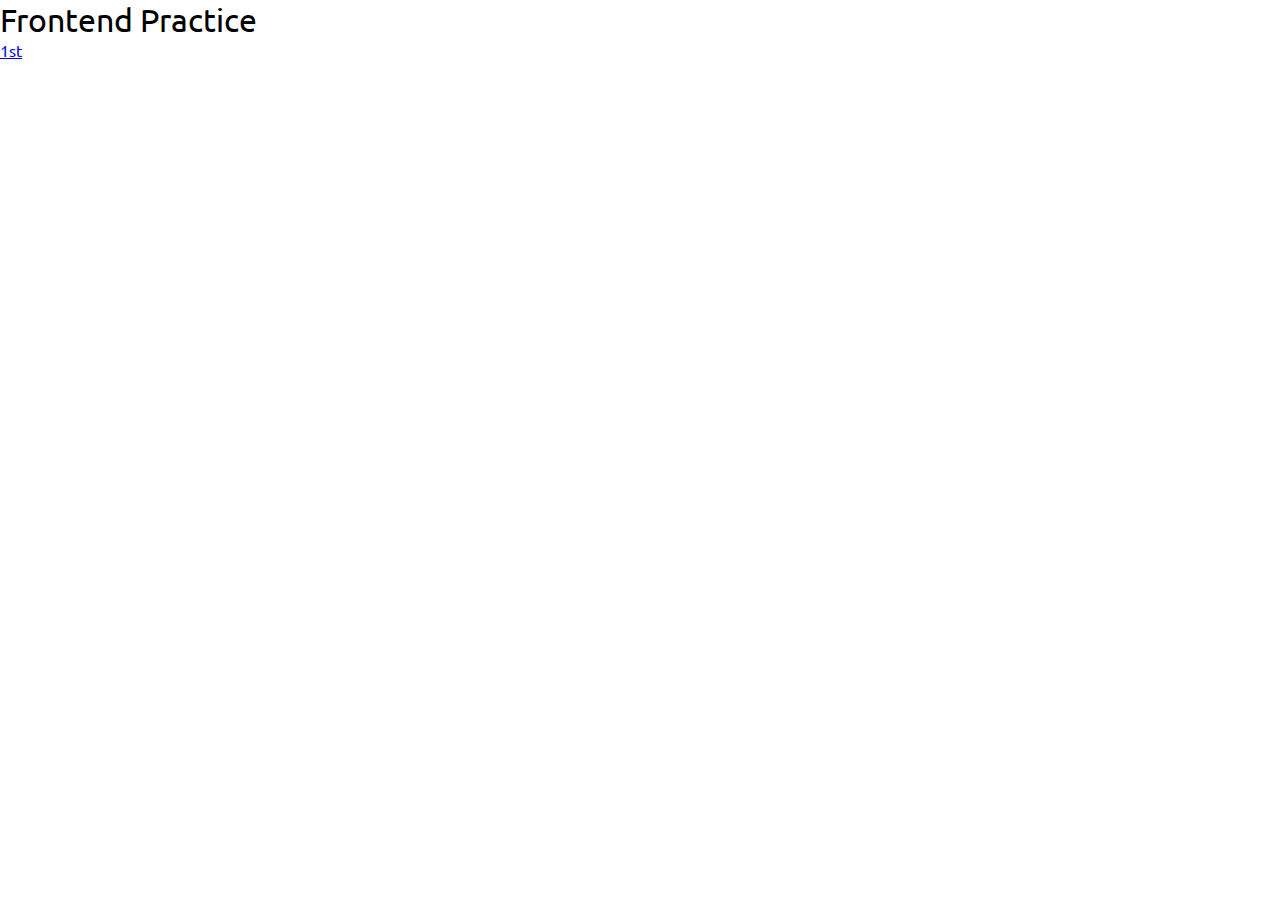
<file: index.html>
<!DOCTYPE html>
<html lang="en">
    <head>
        <meta charset="UTF-8" />
        <meta name="viewport" content="width=device-width, initial-scale=1.0" />
        <title>Frontend Practice</title>
        <link rel="stylesheet" href="./00_assets/index.css">
    </head>
    <body>
        <div class="container">
            <header class="navbar">
                <h1 class="nav-logo">Frontend Practice</h1>
                <nav class="nav-menu">
                    <a href="./01_Ableton/page.html">1st</a>
                </nav>
            </header>
        </div>
    </body>
</html>
</file>
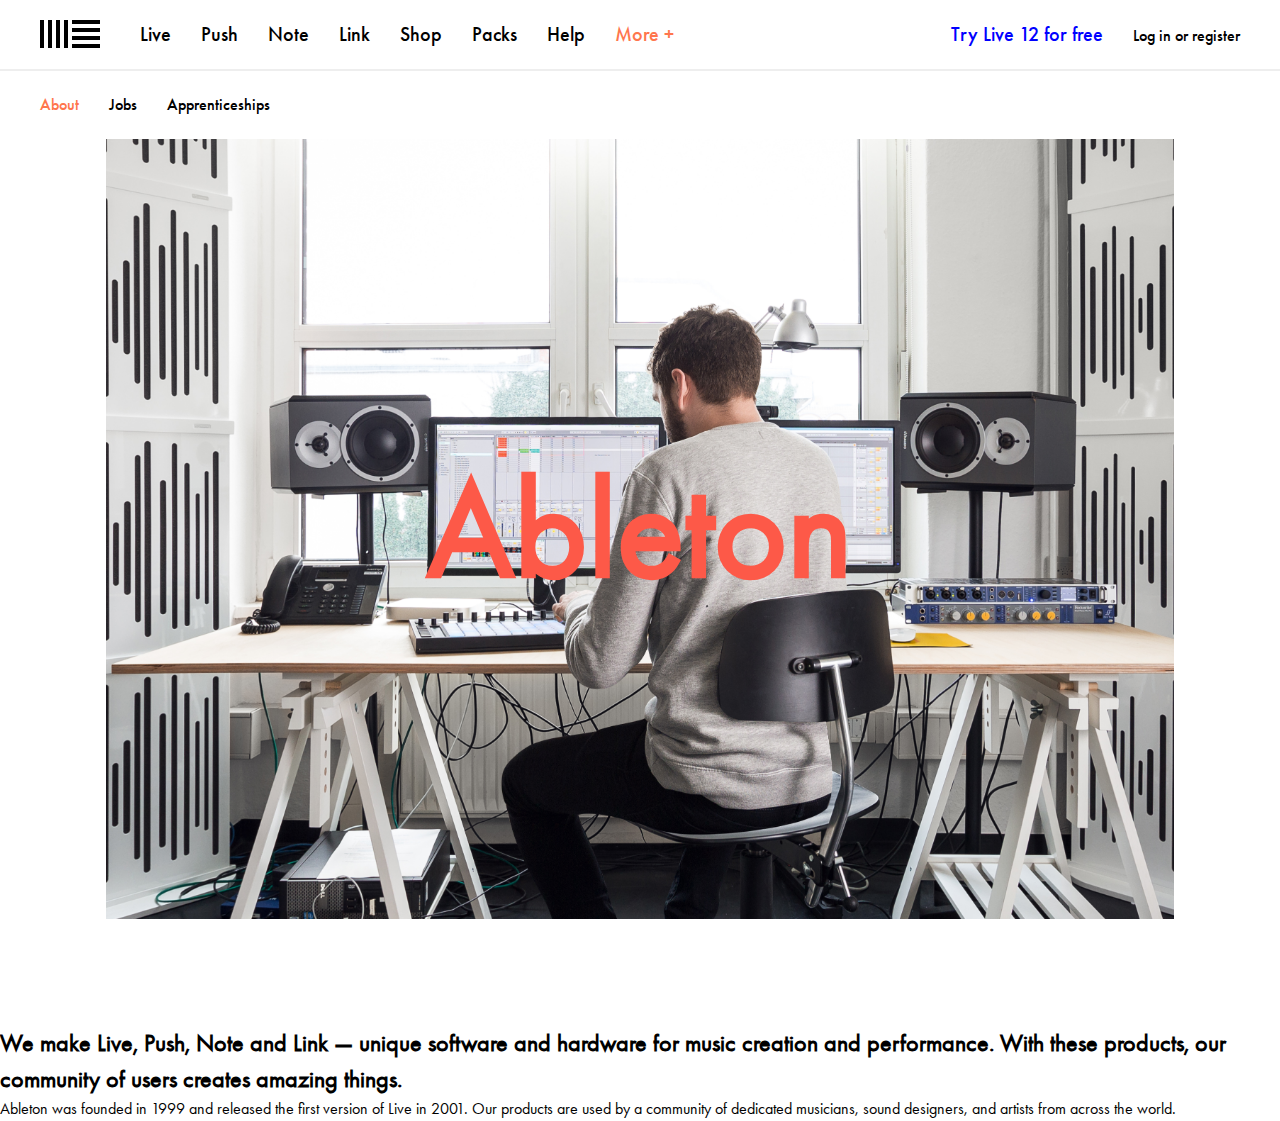
<file: 01_Ableton/page.html>
<!DOCTYPE html>
<html lang="en">

<head>
    <meta charset="UTF-8" />
    <meta name="viewport" content="width=device-width, initial-scale=1.0" />
    <title>Ableton</title>
    <link rel="shortcut icon" href="./assets/favicon.ico" type="image/x-icon" />
    <link href='https://unpkg.com/boxicons@2.1.4/css/boxicons.min.css' rel='stylesheet'>
    <link rel="stylesheet" href="./style.css" />
    <link rel="stylesheet" href="./screen.css">
</head>

<body>
    <div class="container">

        <!-- navbar goes here -->
        <header class="navbar">
            <nav class="primary-nav">
                <a class="nav-logo" href="#">
                    <img class="nav-logo-img" src="./assets/logo_black.svg" alt="logo">
                </a>
                <button class="nav-menu-btn">Menu<i class='bx bxs-down-arrow'></i></button>
                <ul class="pri-nav-list">
                    <li class="pri-nav-item"><a href="#">Live</a></li>
                    <li class="pri-nav-item"><a href="#">Push</a></li>
                    <li class="pri-nav-item"><a href="#">Note</a></li>
                    <li class="pri-nav-item"><a href="#">Link</a></li>
                    <li class="pri-nav-item"><a href="#">Shop</a></li>
                    <li class="pri-nav-item"><a href="#">Packs</a></li>
                    <li class="pri-nav-item"><a href="#">Help</a></li>
                    <li class="pri-nav-item">
                        <button class="pri-nav-more-btn">
                            More <span>+</span>
                        </button>
                    </li>
                    <li class="pri-nav-item">
                        <a href="#">Try Live 12 for free</a>
                    </li>
                    <li class="pri-nav-item">
                        <a href="#">Log in or register</a>
                    </li>
                </ul>
            </nav>
            <div class="nav-separator"></div>
            <nav class="secondary-nav">
                <ul class="sec-nav-list">
                    <li class="sec-nav-item"><a href="#">About</a></li>
                    <li class="sec-nav-item"><a href="#">Jobs</a></li>
                    <li class="sec-nav-item">
                        <a href="#">Apprenticeships</a>
                    </li>
                </ul>
            </nav>
            <div class="header-img">
                <h1 class="header-text">Ableton</h1>
            </div>
        </header>
        <!-- navbar ends here -->

        <!-- content goes here -->
        <main class="content">
            <section class="content-section">
                <div class="content-text">
                    <h2>We make <a href="#">Live</a>, <a href="#">Push</a>, <a href="#">Note</a> and <a
                            href="#">Link</a> — unique software and hardware for music creation and performance. With
                        these products, our community of users creates amazing things.</h2>
                    <p>
                        Ableton was founded in 1999 and released the first version of Live in 2001. Our products are
                        used by a community of dedicated musicians, sound designers, and artists from across the world.
                    </p>
                </div>
            </section>
        </main>
        <!-- content ends here -->

    </div>
</body>

</html>
</file>
<file: 00_assets/index.css>
@import url('https://fonts.googleapis.com/css2?family=Ubuntu:ital,wght@0,300;0,400;0,500;0,700;1,300;1,400;1,500;1,700&display=swap');

*{
    margin: 0;
    padding: 0;
    box-sizing: border-box;
    font-family: "Ubuntu", sans-serif;
    font-weight: 400;
    font-style: normal;
}
</file>
<file: 01_Ableton/style.css>
@font-face {
    font-family: Font-1;
    src: url(./assets/futura-pt-book.woff2);
}

@font-face {
    font-family: Font-2;
    src: url(./assets/futura-pt-medium.woff2);
}

* {
    margin: 0;
    padding: 0;
    box-sizing: border-box;
}

body {
    width: 100vw;
    font-size: 16px;
    line-height: 1.5;
    font-family: Font-1;
    background-color: #f3f3f3;
}

a {
    color: inherit;
    text-decoration: none;
}

ul,
li {
    list-style: none;
}

button {
    border: none;
    appearance: none;
    text-align: center;
    background-color: transparent;
}

.container {
    max-width: 1600px;
    margin: 0 auto;
    color: black;
    background-color: white;
    overflow-x: hidden;
}

.navbar {
    padding-top: 1.25rem;
}

.navbar * {
    font-family: Font-2;
}

.primary-nav {
    display: flex;
    height: 49px;
}

.nav-logo {
    position: absolute;
    margin-left: 1.25rem;
    margin-right: 2em;
    margin-bottom: 1.25rem;
    z-index: 9;
}

.nav-logo-img {
    width: 60px;
    height: 28px;
}

.nav-menu-btn {
    position: absolute;
    height: 30px;
    margin-left: 7rem;
    margin-bottom: 15px;
    font-size: 1.25rem;
    z-index: 9;
}

.nav-menu-btn i {
    font-size: 8px;
    margin-left: 8px;
}

.pri-nav-list {
    display: none;
}

.nav-separator {
    border-top: 2px solid #eee;
}

.secondary-nav {
    height: 60px;
}

.sec-nav-list {
    height: 60px;
    display: flex;
    align-items: center;
    padding: 0 20px;
}

.sec-nav-item {
    font-size: 14px;
    padding: 0 10px;
}

.sec-nav-item:first-child{
    padding-left: 0;
    color: #ff764d;
}

.header-img {
    background-image: url(./assets/header.jpg);
    background-repeat: no-repeat;
    background-size: cover;
    background-position: 50% 50%;
    height: calc(100vh - 120px);
    width: calc(100vw - 128px);
    margin:  0 64px 64px;
    display: flex;
    align-items: center;
}

.header-text {
    font-family: Font-1;
    font-size: 140px;
    color: #FD5948;
    width: calc(100vw - 130px);
    text-align: center;
}
</file>
<file: 01_Ableton/screen.css>
@media only screen and (min-width: 1024px) {
    .nav-logo {
        margin-right: 1.25rem;
    }

    .nav-menu-btn {
        display: none;
    }

    .pri-nav-list {
        display: block flex;
        flex-direction: row;
        align-items: center;
        height: 28px;
        width: 100vw;
        padding-left: 100px;
        padding-right: 20px;
        margin-bottom: 20px;
        font-size: 1rem;
    }

    .pri-nav-item {
        padding: 0 10px;
    }

    .pri-nav-item:first-child {
        padding-left: 0;
    }

    .pri-nav-item:nth-last-child(2) {
        margin-left: auto;
        align-content: flex-end;
        padding-right: 0;
        font-size: 14px;
        color: #0000ff;
    }

    .pri-nav-item:last-child {
        margin-left: 5px;
        padding-right: 0;
        font-size: 14px;
        height: 20px;
        text-align: center;
    }

    .pri-nav-more-btn {
        font-size: 1rem;
        color: #ff764d;
    }

    .header-img {
        margin:  0 85px 85px;
        width: calc(100vw - 170px);
    }
}

@media only screen and (min-width: 1280px) {
    .nav-logo {
        margin-left: 40px;
    }

    .pri-nav-list {
        padding-left: 140px;
        padding-right: 40px;
    }

    .pri-nav-item {
        margin: 0 5px;
        font-size: 20px;
    }

    .pri-nav-item:first-child {
        margin-left: 0;
    }

    .pri-nav-item:nth-last-child(2) {
        margin-right: 0;
        font-size: 20px;
        padding: 0 10px;
    }

    .pri-nav-item:last-child {
        margin-right: 0;
        margin-left: 10px;
        font-size: 16px;
    }

    .pri-nav-more-btn {
        font-size: 20px;
    }

    .sec-nav-list {
        height: 68px;
        padding: 20px 40px;
    }
    
    .sec-nav-item {
        font-size: 16px;
        padding: 0 10px;
        margin: 0 5px;
    }

    .sec-nav-item:first-child {
        margin-left: 0;
    }

    .header-img {
        margin:  8px 106px 106px;
        width: calc(100vw - 212px);
    }
}


@media only screen and (min-width: 1440px) {

    .header-img {
        margin: 8px 120px 120px;
        width: calc(100vw - 240px);
    }
}
</file>
